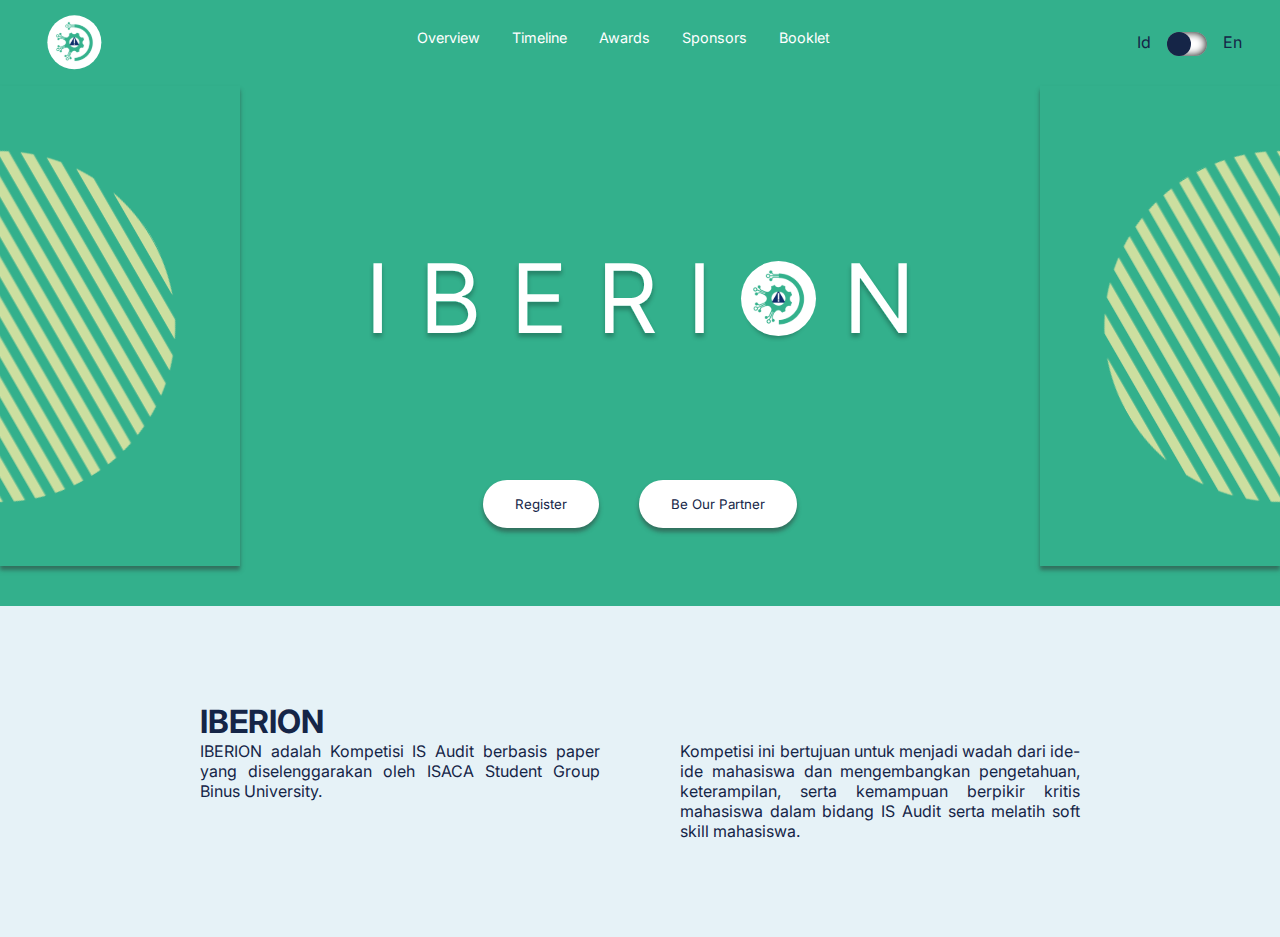
<file: index.html>
<!DOCTYPE html>
<html lang="en">
<head>
    <meta charset="UTF-8">
    <title>Iberion</title>

    <!--Bootstrap CSS-->
    <link rel="stylesheet" href="https://cdn.jsdelivr.net/npm/bootstrap@4.1.3/dist/css/bootstrap.min.css" integrity="sha384-MCw98/SFnGE8fJT3GXwEOngsV7Zt27NXFoaoApmYm81iuXoPkFOJwJ8ERdknLPMO" crossorigin="anonymous">

    <!--CSS-->
    <link rel="stylesheet" href="style/main-page-style.css">

    <!--Icon-->
    <link rel="icon" href="assets/Iberion-logo.svg">
    <link rel="stylesheet" href="https://cdn.jsdelivr.net/npm/bootstrap-icons@1.11.1/font/bootstrap-icons.css">
</head>
<body>

<div class="alert alert-danger" role="alert" id="error-allert">
    fitur belum optimal
</div>
<button id="scroll-up-button" onclick="scrollToTop()"><i class="bi bi-arrow-up-short"></i></span></button>
<nav>
    <div class="nav-left-side">
        <img src="assets/Iberion-logo.svg" alt="Iberion-logo">
    </div>
    <div class="nav-mid-side">
        <ul>
            <li><a href="#Gambaran">Overview</a></li>
            <li><a href="#Garis-Waktu">Timeline</a></li>
            <li><a href="#Penghargaan">Awards</a></li>
            <li><a href="#Sponsor">Sponsors</a></li>
            <li><a href="#Booklet">Booklet</a></li>
        </ul>
    </div>
    <div class="nav-right-side">
        <p class="id">Id</p>
        <div id="toggle">
            <i class="indicator"></i>
        </div>
        <p class="en">En</p>
    </div>
</nav>

<header>
    <div class="header-mid">
        <img src="assets/circle-500-left.svg" alt="circle-500-left" class="circle-500-left">
        <img src="assets/Iberion-full-logo.svg" alt="Iberion-full-logo" class="Iberion-full-logo">
        <img src="assets/circle-500-right.svg" alt="circle-500-right" class="circle-500-right">
    </div>
    <div class="header-bottom">
        <a href="https://docs.google.com/forms/d/e/1FAIpQLSfHFT6FJpcR1cBRQ-sJWeCmqEVsEhWE4mX95J1aeRCn-UEumg/viewform" target="_blank">
            <button class="register">Register</button>
        </a>
        <a href="assets/Sponsorship%20Proposal.pdf" download="">
            <button class="partnership">Be Our Partner</button>
        </a>
    </div>
</header>

<section class="overview" id="Gambaran">
    <div class="overview-content">
        <h1>IBERION</h1>
        <div class="paragraf">
            <p>IBERION adalah Kompetisi IS Audit berbasis paper yang diselenggarakan oleh ISACA Student Group Binus University.</p>
            <p>Kompetisi ini bertujuan untuk menjadi wadah dari ide-ide mahasiswa dan mengembangkan pengetahuan, keterampilan, serta kemampuan berpikir kritis mahasiswa dalam bidang IS Audit serta melatih soft skill mahasiswa.</p>
        </div>
        <div class="paragraf-En">
            <p>IBERION is a paper-based IS Audit Competition organized by ISACA Student Group Binus University.</p>
            <p>This competition aims to be a forum for student ideas and develop students' knowledge, skills and critical thinking abilities in the field of IS Audit as well as train students' soft skills.</p>
        </div>
    </div>
</section>

<!-- <section class="organizer" id="Penyelenggara">
    <h1 class="penyelenggara-left">Penyelenggara</h1>
    <h1 class="penyelenggara-left-En">Organizer</h1>
    <div class="mid-box">
        <div class="mid-square-top">
            <div class="icon-box-ISG">
                <img src="assets/ISG%20BINUS-logo.svg" alt="ISG BINUS-logo">
            </div>
            <div class="text-box-ISG">
                <h2>ISACA Student Group BINUS University</h2>
            </div>
        </div>
        <br>
        <div class="mid-square-bottom">
            <div class="text-box-Iberion">
                <h2>Iberion</h2>
            </div>
            <div class="icon-box-Iberion">
                <img src="assets/Iberion-logo.svg" alt=Iberion-logo"">
            </div>
        </div>
    </div>
    <h1 class="penyelenggara-right">Penyelenggara</h1>
    <h1 class="penyelenggara-right-En">Organizer</h1>
    <img src="assets/circle-500-full.svg" alt="circle-500-full" class="penyelenggara-circle-500-full-1">
    <img src="assets/circle-500-full.svg" alt="circle-500-full" class="penyelenggara-circle-500-full-2">
</section> -->

<!-- <section class="theme-and-sub-theme" id="Tema-dan-Sub-Tema">
    <div class="tema-id">
        <h1>TEMA</h1>
        <h2>Audit Risiko Keamanan Sistem Informasi</h2>
        <h1>SUBTEMA</h1>
        <div class="subtheme-icon">
            <div class="subtheme-icon-box">
                <div class="subtheme-icon-box-background">
                    <img src="assets/System%20Compliance%20with%20Regulations.svg" alt="">
                </div>
                <br>
                <p>System Compliance with Regulations</p>
            </div>
            <div class="subtheme-icon-box">
                <div class="subtheme-icon-box-background">
                    <img src="assets/IT%20Infrastructure%20Security.svg" alt="">
                </div>
                <br>
                <p>IT Infrastructure Security</p>
            </div>
            <div class="subtheme-icon-box">
                <div class="subtheme-icon-box-background">
                    <img src="assets/Cloud%20Computing%20Security.svg" alt="">
                </div>
                <br>
                <p>Cloud Computing Security</p>
            </div>
            <div class="subtheme-icon-box">
                <div class="subtheme-icon-box-background">
                    <img src="assets/Selection%20and%20Implementation%20of%20Security%20Framework.svg" alt="">
                </div>
                <br>
                <p>Selection and Implementation of Security Framework</p>
            </div>
            <div class="subtheme-icon-box">
                <div class="subtheme-icon-box-background">
                    <img src="assets/Encryption%20and%20Access%20Management.svg" alt="">
                </div>
                <br>
                <p>Encryption and Access Management</p>
            </div>
        </div>
    </div>
    <div class="tema-en">
        <h1>THEME</h1>
        <h2>Audit of Information Systems Security Risks</h2>
        <h1>SUBTHEME</h1>
        <div class="subtheme-icon">
            <div class="subtheme-icon-box">
                <div class="subtheme-icon-box-background">
                    <img src="assets/System%20Compliance%20with%20Regulations.svg" alt="">
                </div>
                <br>
                <p>System Compliance with Regulations</p>
            </div>
            <div class="subtheme-icon-box">
                <div class="subtheme-icon-box-background">
                    <img src="assets/IT%20Infrastructure%20Security.svg" alt="">
                </div>
                <br>
                <p>IT Infrastructure Security</p>
            </div>
            <div class="subtheme-icon-box">
                <div class="subtheme-icon-box-background">
                    <img src="assets/Cloud%20Computing%20Security.svg" alt="">
                </div>
                <br>
                <p>Cloud Computing Security</p>
            </div>
            <div class="subtheme-icon-box">
                <div class="subtheme-icon-box-background">
                    <img src="assets/Selection%20and%20Implementation%20of%20Security%20Framework.svg" alt="">
                </div>
                <br>
                <p>Selection and Implementation of Security Framework</p>
            </div>
            <div class="subtheme-icon-box">
                <div class="subtheme-icon-box-background">
                    <img src="assets/Encryption%20and%20Access%20Management.svg" alt="">
                </div>
                <br>
                <p>Encryption and Access Management</p>
            </div>
        </div>
    </div>
</section>

<section class="round" id="Babak">
    <h1 class="judul-babak-id">BABAK</h1>
    <h1 class="judul-babak-en">ROUND</h1>
    <div class="box-babak">
        <div class="babak-1">
            <h1>1</h1>
            <h2>Paper: Introduction & Methodology</h2>
        </div>
        <div class="babak-2">
            <h1>2</h1>
            <h2>Paper: Result & Discussion</h2>
        </div>
        <div class="babak-3">
            <h1>3</h1>
            <h2>Presentation</h2>
        </div>
    </div>
    <img src="assets/circle-500-full.svg" alt="circle-500-full" class="round-circle-500-full-1">
    <img src="assets/circle-500-full.svg" alt="circle-500-full" class="round-circle-500-full-2">
</section> -->

<!-- <section class="timeline" id="Garis-Waktu">
    <h1>TIMELINE</h1>
    <div class="timeline-box-upper">
        <div class="card" style="width: 15rem; height: 12rem">
            <div class="card-body">
                <p>16 October 2023 - 19 November 2023</p>
                <h2>Registration</h2>
            </div>
        </div>
        <div class="card" style="width: 15rem; height: 12rem">
            <div class="card-body">
                <p>20 November 2023</p>
                <h2>Technical Meeting</h2>
            </div>
        </div>
        <div class="card" style="width: 15rem; height: 12rem">
            <div class="card-body">
                <p>20 - 26 November 2023</p>
                <h2>Introduction and Methodology</h2>
            </div>
        </div>
    </div>
    <div class="timeline-box-bottom">
        <div class="card" style="width: 15rem; height: 12rem">
            <div class="card-body">
                <p>9 - 17 December 2023</p>
                <h2>Result and Discussion</h2>
            </div>
        </div>
        <div class="card" style="width: 15rem; height: 12rem">
            <div class="card-body">
                <p>31 December 2023</p>
                <h2>Presentasi</h2>
            </div>
        </div>
        <div class="card" style="width: 15rem; height: 12rem">
            <div class="card-body">
                <p>5 January 2024</p>
                <h2>Winner</h2>
            </div>
        </div>
    </div>

</section> -->

<!-- <section class="awards" id="Penghargaan">
    <h1>AWARDS</h1>
    <div class="awards-leaderboard">
        <div class="card" style="width: 12.5rem; height: 12rem; border-radius: 3.125rem 0rem 3.125rem 0rem;">
            <div class="card-header" style="border-radius: 3.125rem 0rem 0rem 0rem;">
                <h2>#1</h2>
            </div>
            <ul class="list-group list-group-flush" style="border-radius: 0rem 0rem 3.125rem 0rem;">
                <li class="list-group-item">Rp 3,000,000</li>
                <li class="list-group-item">Certificate</li>
                <li class="list-group-item" style="border-radius: 0rem 0rem 3.125rem 0rem;"></li>
            </ul>
        </div>
        <div class="card" style="width: 12.5rem; height: 12rem; border-radius: 3.125rem 0rem 3.125rem 0rem;">
            <div class="card-header" style="border-radius: 3.125rem 0rem 0rem 0rem;">
                <h2>#2</h2>
            </div>
            <ul class="list-group list-group-flush" style="border-radius: 0rem 0rem 3.125rem 0rem;">
                <li class="list-group-item">Rp 1,500,000</li>
                <li class="list-group-item">Certificate</li>
                <li class="list-group-item" style="border-radius: 0rem 0rem 3.125rem 0rem;"></li>
            </ul>
        </div>
        <div class="card" style="width: 12.5rem; height: 12rem; border-radius: 3.125rem 0rem 3.125rem 0rem;">
            <div class="card-header" style="border-radius: 3.125rem 0rem 0rem 0rem;">
                <h2>#3</h2>
            </div>
            <ul class="list-group list-group-flush" style="border-radius: 0rem 0rem 3.125rem 0rem;">
                <li class="list-group-item">Rp 750,000</li>
                <li class="list-group-item">Certificate</li>
                <li class="list-group-item" style="border-radius: 0rem 0rem 3.125rem 0rem;"></li>
            </ul>
        </div>
        <div class="card" style="width: 13.5rem; height: 12rem; border-radius: 3.125rem 0rem 3.125rem 0rem;">
            <div class="card-header" style="border-radius: 3.125rem 0rem 0rem 0rem;">
                <h2>ALL PARTICIPANT</h2>
            </div>
            <ul class="list-group list-group-flush" style="border-radius: 0rem 0rem 3.125rem 0rem;">
                <li class="list-group-item">Certificate</li>
                <li class="list-group-item" style="border-radius: 0rem 0rem 3.125rem 0rem;"></li>
            </ul>
        </div>
    </div>
</section> -->

<!-- <section class="sponsor" id="Sponsor">
    <h1 class="sponsor-id">SPONSOR KAMI</h1>
    <h1 class="sponsor-en">OUR SPONSOR</h1>
    <div class="sponsor-upper-box">
        <div class="box">
            <a href="https://engage.isaca.org/indonesiachapter/home" target="_blank">
                <img src="assets/ISACA-Indonesia-Chapter-Logo.svg" alt="">
            </a>
        </div>
        <div class="box">
            <a href="https://binus.ac.id/" target="_blank">
                <img src="assets/BINUS-University-Logo.svg" alt="">
            </a>
        </div>
        <div class="box">
            <a href="https://www.kemendag.go.id/" target="_blank">
                <img src="assets/Kemendag-Logo.png" alt="">
            </a>
        </div>
    </div>
    <div class="sponsor-upper-box">
        <div class="box">
            <a href="https://www.kimiafarma.co.id/" target="_blank">
                <img src="assets/Kimia%20farma-Logo.png" alt="">
            </a>
        </div>
        <div class="box">
            <a href="https://wnbconsultant.com/management" target="_blank">
                <img src="assets/Wira%20Nusantara%20Bumi-Logo.png" alt="">
            </a>
        </div>
        <div class="box">
            <a href="https://www.tateandlyle.com/" target="_blank">
                <img src="assets/Tate%20n%20Lyle-Logo.png" alt="">
            </a>
        </div>
    </div>
</section> -->
<!-- 
<section class="booklet" id="Booklet">
    <div class="booklet-box">
        <div class="booklet-box-left">
            <h1>BOOKLET</h1>
            <p class="booklet-id">Kami menyediakan Booklet yang informatif sebagai panduan yang dapat anda gunakan untuk sukses dalam kompetisi kami.</p>
            <p class="booklet-en">We provide an informative booklet as a guide that you can use to be successful in our competitions.</p>
        </div>
        <div class="booklet-box-right">
            <a href="https://drive.google.com/drive/folders/1-PunBP6rMp7pkWvLDs7K2w5nD9zI4oXR?usp=sharing" target="_blank">
                <button>Booklet</button>
            </a>
        </div>
    </div>
</section> -->

<!-- <footer>
    <div class="footer-top-area">
        <img src="assets/Iberion-full-logo.svg" alt="">
        <a href="https://student-activity.binus.ac.id/isgbinus/" target="_blank">
            <img src="assets/ISG%20BINUS-logo.svg" alt="">
        </a>
        <a href="https://engage.isaca.org/indonesiachapter/home" target="_blank">
            <img src="assets/ISACA-Indonesia-Chapter-Logo.svg" alt="">
        </a>
        <a href="https://www.isaca.org/" target="_blank">
            <img src="assets/ISACA-Logo.svg" alt="">
        </a>
        <a href="https://binus.ac.id/" target="_blank">
            <img src="assets/BINUS-University-Logo.svg" alt="">
        </a>
    </div>
    <div class="footer-mid-area">
        <div class="footer-mid-area-left">
            <ul>
                <li><a href="https://www.isaca.org/">ISACA</a></li>
                <li><a href="https://engage.isaca.org/indonesiachapter/home">ISACA Indonesia Chapter</a></li>
                <li><a href="https://student-activity.binus.ac.id/isgbinus/">ISACA Student Group BINUS University</a></li>
            </ul>
        </div>
        <div class="footer-mid-area-mid">
            <div class="garis-atas"></div>
        </div>
        <div class="footer-mid-area-right"> -->
            <!--Social Media ISG-->
            <!-- <div class="box-ads">
                <a href="https://www.instagram.com/isg_binus/" target="_blank">
                    <img src="assets/Instagram%20-%20Logo.svg" alt="">
                </a>
            </div>
            <div class="box-ads">
                <a href="https://www.linkedin.com/company/isg-binus/mycompany/" target="_blank">
                    <img src="assets/Linkedin%20-%20Logo.svg" alt="">
                </a>
            </div>
            <div class="box-ads">
                <a href="mailto:infoisgbinus@gmail.com" target="_blank">
                    <img class="email" src="assets/Email%20-%20Logo.svg" alt="">
                </a>
            </div>
        </div>
    </div>
    <div class="footer-bottom-area">
        <p>© 2023 ISACA Student Group BINUS University</p>
    </div>
</footer> -->
<!--Javascript-->
<script src="script/main-page-script.js"></script>

<!--Bootstrap JS-->
<script src="https://code.jquery.com/jquery-3.3.1.slim.min.js" integrity="sha384-q8i/X+965DzO0rT7abK41JStQIAqVgRVzpbzo5smXKp4YfRvH+8abtTE1Pi6jizo" crossorigin="anonymous"></script>
<script src="https://cdn.jsdelivr.net/npm/popper.js@1.14.3/dist/umd/popper.min.js" integrity="sha384-ZMP7rVo3mIykV+2+9J3UJ46jBk0WLaUAdn689aCwoqbBJiSnjAK/l8WvCWPIPm49" crossorigin="anonymous"></script>
<script src="https://cdn.jsdelivr.net/npm/bootstrap@4.1.3/dist/js/bootstrap.min.js" integrity="sha384-ChfqqxuZUCnJSK3+MXmPNIyE6ZbWh2IMqE241rYiqJxyMiZ6OW/JmZQ5stwEULTy" crossorigin="anonymous"></script>

</body>
</html>
</file>
<file: style/main-page-style.css>
@import url('https://fonts.googleapis.com/css2?family=Inter:wght@400;600;700&display=swap');

:root {
    --green-main: #33B08C;
    --green-accent: #CCDEA0;
    --blue-accent: #152547;
    --blue-light: #E6F2F7;
    --white: #ffffff;
    --black: #313131;
}

* {
    margin: 0;
    padding: 0;
    box-sizing: border-box;
    font-family: 'Inter', sans-serif;
}

html {
    font-size: 16px;
}

h1 {
    font-weight: 700;
    font-size: 2rem;
}
h2 {
    font-weight: 600;
    font-size: 1.25rem;
}
::-webkit-scrollbar {
    width: 5px;
}
::-webkit-scrollbar-thumb {
    background-color: var(--green-main); /* Gunakan warna yang Anda tentukan */
    border-radius: 3px; /* Atur sudut bulat untuk thumb */
}

#scroll-up-button {
    display: none;
    position: fixed;
    bottom: 30px;
    right: 30px;
    width: 3.5rem;
    height: 3.5rem;
    background-color: var(--white);
    color: var(--black);
    border: none;
    border-radius: 50%;
    cursor: pointer;
    line-height: 50%;
    transition: 0.18s ease-in-out;
    box-shadow: 0px 4px 4px 0px rgba(0, 0, 0, 0.50);
    z-index: 10;
    font-size: 1.5rem;
}

#scroll-up-button:hover {
    background-color: var(--black);
    color: var(--white);
}

/*NAVBAR*/
nav {
    background: var(--green-main);
    display: flex;
    justify-content: space-between;
    align-items: center;
    padding-top: 0.35rem;
    padding-bottom: 0.25rem;
}
nav > div {
    margin: auto;
}

/*alert*/
.alert-danger {
    z-index: 200;
    position: fixed;
    width: 15rem;
    left: 0;
    right: 0;
    display: flex;
    margin-left: auto;
    margin-right: auto;
    align-items: center;
    justify-content: center;
}

/*nav-left-side*/
.nav-left-side, .nav-right-side {
    margin-left: 3%;
    margin-right: 3%;
}
.nav-left-side img {
    height: 4.5rem;
    width: auto;
}

/*nav-mid-side*/
.nav-mid-side {
    margin-top: 1.45rem;
    font-size: 0.9rem;
}
.nav-mid-side ul{
    display: flex;
    gap: 2rem;
}
.nav-mid-side li{
    list-style: none;
}
.nav-mid-side a {
    color: var(--white);
    display: inline-block;
    text-decoration: none;
}
.nav-mid-side a::after{
    content: '';
    display: block;
    padding-bottom: 0.1rem;
    border-bottom: 0.1rem solid var(--white);
    transform: scaleX(0);
    transition: 0.15s linear;
}
.nav-mid-side a:hover::after {
    transform: scaleX(0.6);
}
.nav-right-side {
    display: flex;
    color: var(--blue-accent);
    gap: 1rem;
}

/*nav-right-side*/
#toggle {
    position: relative;
    display: block;
    width: 2.5rem;
    height: 1.5rem;
    border-radius: 1.5rem;
    background: var(--white);
    transition: 0.5s;
    box-shadow: inset 0 0 8px rgba(0, 0, 0, 1);
    cursor:pointer;
}
#toggle .indicator {
    position: absolute;
    top: 0;
    left: 0;
    width: 1.5rem;
    height: 1.5rem;
    background: var(--blue-accent);
    border-radius: 100%;
    transform: scale(1);
    transition: 0.5s;
}

/*HEADER*/
header {
    background: var(--green-main);
    /*height: 86.5vh;*/
    height: 32.5rem;
}

/*header-mid*/
.header-mid {
    display: flex;
    justify-content: center;
}
.circle-500-left {
    position: absolute;
    height: 30rem;
    width: auto;
    left: 0;
    box-shadow: 0px 4px 4px 0px rgba(48, 48, 48, 0.50);
}
.Iberion-full-logo {
    position: absolute;
    top: 15rem;
    z-index: 10;
}
.circle-500-right {
    position: absolute;
    height: 30rem;
    width: auto;
    right: 0;
    box-shadow: 0px 4px 4px 0px rgba(48, 48, 48, 0.50);

}

/*header-bottom*/
.header-bottom {
    display: flex;
    flex-direction: row;
    justify-content: center;
    gap: 2.5rem;
    position: absolute;
    top: 30rem;
    right:0%;
    left:0%;
}

.header-bottom button {
    border-style: none;
    background: var(--white);
    color: var(--blue-accent);
    padding: 1.0rem 2rem;
    border-radius: 1.5rem;
    box-shadow: 0px 4px 4px 0px rgba(48, 48, 48, 0.50);
    cursor: pointer;
}

.header-bottom button:hover {
    color: var(--green-accent);
    background: var(--blue-accent);
    transition: 0.25s ease-in-out;
}

/*OVERVIEW*/
.overview {
    background: var(--blue-light);
    color: var(--blue-accent);
    display: flex;
    flex-direction: column;
    justify-content: center;
    align-items: center;
}
.overview-content {
    display: flex;
    flex-wrap: wrap;
    flex-direction: column;
    align-items: flex-start;
    margin: 6rem 2rem;
}
.paragraf {
    display: flex;
    flex-wrap: wrap;
    justify-content: space-between;
    gap: 5rem;
    max-width: 60rem;
}
.paragraf p {
    text-align: justify;
    max-width: 25rem;
    font-weight: 400;
}
.paragraf-En {
    display: none;
    justify-content: center;
    gap: 5rem;
}
.paragraf-En p {
    text-align: justify;
    max-width: 30rem;
    font-weight: 400;
}
#Gambaran.active .paragraf-En{
    display: flex;
}
#Gambaran.active .paragraf {
    display: none;
}

/*ORGANIZER*/
.organizer {
    padding: 5.25rem 10%;
    background: var(--green-main);
    color: var(--blue-accent);
}

/*mid-square*/

/*mid-square-top*/
.mid-square-top {
    display: flex;
    justify-content: center;
    align-items: center;
    gap: 2.25rem;
}
.icon-box-ISG {
    background: var(--white);
    padding: 2.5rem;
    border-radius: 25%;
    z-index: 5;
    box-shadow: 0px 4px 4px 0px rgba(0, 0, 0, 0.50);
}
.icon-box-ISG img{
    width: 5rem;
    height: auto;
    z-index: 10;
}
.text-box-ISG {
    background: var(--white);
    padding: 3.25rem;
    border-radius: 3rem;
    width: 25rem;
    text-align: center;
    max-width: 20rem;
    box-shadow: 0px 4px 4px 0px rgba(0, 0, 0, 0.50);
    z-index: 2;
}

/*mid-square-bottom*/
.mid-square-bottom {
    display: flex;
    justify-content: center;
    align-items: center;
    gap: 2.25rem;
    z-index: 20;
}
.icon-box-Iberion {
    background: var(--white);
    padding: 1.0rem;
    border-radius: 25%;
    z-index: 5;
    box-shadow: 0px 4px 4px 0px rgba(0, 0, 0, 0.50);
}
.icon-box-Iberion img {
    width: 8rem;
    height: auto;
    z-index: 10;
}
.text-box-Iberion {
    background: var(--white);
    padding: 4rem;
    border-radius: 3.125rem;
    width: 20rem;
    text-align: center;
    box-shadow: 0px 4px 4px 0px rgba(0, 0, 0, 0.50);
    z-index: 10;
}

.penyelenggara-left {
    position: absolute;
    transform: rotate(-90deg);
    font-size: 2.5rem;
    top: 72.5rem;
    left: -5rem;
    z-index: 2;
}
.penyelenggara-right {
    position: absolute;
    transform: rotate(90deg);
    font-size: 2.5rem;
    top: 72.5rem;
    right: -5rem;
    z-index: 2;
}
.penyelenggara-left-En {
    position: absolute;
    transform: rotate(-90deg);
    font-size: 2.5rem;
    top: 72.5rem;
    left: -2rem;
    z-index: 2;
}
.penyelenggara-right-En {
    position: absolute;
    transform: rotate(90deg);
    font-size: 2.5rem;
    top: 72.5rem;
    right: -2rem;
    z-index: 2;
}
.penyelenggara-circle-500-full-1 {
    position: absolute;
    width: 24.5rem;
    top: 57rem;
    left: 13%;
    z-index: 1;
}
.penyelenggara-circle-500-full-2 {
    position: absolute;
    width: 15.5rem;
    top: 1120px;
    right: 25%;
    z-index: 1;
}

/*THEME-AND-SUB-THEME*/
.theme-and-sub-theme {
    background: var(--blue-light);
    padding: 3.25rem 0;
    color: var(--blue-accent);
}
.theme-and-sub-theme h1, h2 {
    text-align: center;
}
.theme-and-sub-theme h2 {
    margin-bottom: 3rem;
    font-weight: 400;
}
.subtheme-icon, .tema-id h2, .tema-en h2 {
    margin-top: 3rem;
}
.subtheme-icon {
    display: flex;
    justify-content: center;
    gap: 3rem;
}
.subtheme-icon-box {
    display: flex;
    flex-direction: column;
    text-align: center;
    width: 8rem;
    font-weight: 400;
}
.subtheme-icon-box-background {
    background: var(--white);
    display: flex;
    justify-content: center;
    align-items: center;
    height: 8rem;
    border-radius: 3rem;
    box-shadow: 0px 4px 4px 0px rgba(0, 0, 0, 0.50);
}
.subtheme-icon-box img {
    height: 5rem;
    width: 5rem;
}

/*ROUND*/
.round {
    background: var(--green-main);
    padding: 3.25rem 0;
    color: var(--blue-accent);
}
.round h1 {
    text-align: center;
    margin-bottom: 5rem;
}
.box-babak {
    margin-top: 2.5rem;
}
.babak-1, .babak-2, .babak-3 {
    display: flex;
    justify-content: center;
    align-items: center;
    gap: 1rem;
}
.babak-1 h1, .babak-2 h1, .babak-3 h1 {
    background: var(--white);
    border-radius: 2rem;
    z-index: 5;
    box-shadow: 0px 4px 4px 0px rgba(0, 0, 0, 0.50);
    margin-bottom: 1rem;
}
.babak-1 h1 {
    padding: 2rem 2.75rem;
}
.babak-2 h1 {
    padding: 2rem 2.65rem;
}
.babak-3 h1 {
    padding: 2rem 2.65rem;
}
.babak-1 h2 , .babak-2 h2, .babak-3 h2{
    background: var(--white);
    font-weight: 400;
    border-radius: 2rem;
    z-index: 5;
    box-shadow: 0px 4px 4px 0px rgba(0, 0, 0, 0.50);
    margin-bottom: 1rem;
}
.babak-1 h2 {
    padding: 2.5rem;
}
.babak-2 h2 {
    padding: 2.5rem 7.25rem 2.5rem 2.5rem;
}
.babak-3 h2 {
    padding: 2.5rem 15.25rem 2.5rem 2.5rem;
}

.round-circle-500-full-1 {
    position: absolute;
    width: 15rem;
    top: 2100px;
    left: 20%;
    z-index: 1;
}
.round-circle-500-full-2 {
    position: absolute;
    width: 17rem;
    top: 2350px;
    right: 20%;
    z-index: 1;
}

/*TIMELINE*/
.timeline {
    background: var(--blue-light);
    color: var(--blue-accent);
    padding: 3.25rem 0;
}
.timeline h1 {
    text-align: center;
    margin-bottom: 3.5rem;
}
.timeline-box-upper, .timeline-box-bottom {
    display: flex;
    justify-content: center;
    align-items: center;
    gap: 2rem;
}
.timeline-box-upper {
    margin-bottom: 1.75rem;
}
.timeline-box-bottom {
    margin-top: 1.75rem;
    margin-bottom: 1.75rem;
}
.timeline-box-upper .card, .timeline-box-bottom .card{
    border-radius: 3.125rem;
    background: var(--white);
    box-shadow: 0px 4px 4px 0px rgba(0, 0, 0, 0.50);
    border-radius: 3.125rem;
}
.timeline-box-upper .card .card-body, .timeline-box-bottom .card .card-body {
    padding: 1.75rem 3.5rem;
}
.timeline-box-upper .card p, .timeline-box-bottom .card p{
    text-align: center;
    font-size: 0.75rem;
    margin-bottom: 1.5rem;
}
.timeline-box-upper .card h2, .timeline-box-bottom .card h2{
    font-weight: 400;
    text-align: center;
}

/*AWARDS*/
.awards {
    background: var(--green-main);
    padding: 3.25rem 0;
    color: var(--blue-accent);
}
.awards h1 {
    text-align: center;
    margin-bottom: 3.5rem;
}
.awards-leaderboard {
    display: flex;
    justify-content: center;
    align-items: center;
    gap: 2rem;
}
.awards-leaderboard .card .card-header {
    background: var(--blue-light);

}


/*SPONSOR*/
.sponsor {
    background: var(--green-main);
    padding: 10.25rem 0;
    color: var(--blue-accent);
}
.sponsor h1 {
    text-align: center;
    margin-bottom: 3.5rem;
}
.sponsor-upper-box {
    display: flex;
    justify-content: center;
    align-items: center;
    gap: 5rem;
    margin-bottom: 2rem;
}
.sponsor-upper-box .box {
    color: var(--blue-accent);
    background: var(--white);
    padding: 2rem;
    box-shadow: 0px 4px 4px 0px rgba(0, 0, 0, 0.50);
    width: 10rem;
    height: 10rem;
    display: flex;
    justify-content: center;
    align-items: center;
    transition: 0.25s ease-in-out;

}
.sponsor-upper-box .box:hover {
    width: 12.5rem;
    transition: 0.25s ease-in-out;
}
.sponsor-upper-box .box img {
    width: 7rem;
    height: auto;
}

/*BOOKLET*/
.booklet {
    background: var(--blue-light);
    color: var(--blue-accent);
    padding: 7.25rem 0rem;
}
.booklet-box {
    display: flex;
    justify-content: center;
    align-items: center;
    gap: 20rem;
}
.booklet-box-left {
    width: 26rem;
}
.booklet-box-left p{
    text-align: justify;
}
.booklet-box-right a {
    text-decoration: none;

}
.booklet-box-right button {
    border-style: none;
    background: var(--white);
    color: var(--blue-accent);
    padding: 1.0rem 2.5rem;
    border-radius: 1.5rem;
    box-shadow: 0px 4px 4px 0px rgba(48, 48, 48, 0.50);
    cursor: pointer;
}

.booklet-box-right button:hover {
    color: var(--green-accent);
    background: var(--blue-accent);
    transition: 0.25s ease-in-out;
}

/*FOOTER*/
footer {
    background: var(--black);
    color: var(--white);
    padding: 3.25rem 0rem;
}
.footer-top-area {
    display: flex;
    flex-wrap: wrap;
    justify-content: center;
    align-items: center;
    gap: 2rem;
    margin-bottom: 5rem;
}
.footer-top-area img {
    height: 2rem;
    width: auto;
    transition: 0.25s ease-in-out;
}
.footer-top-area img:hover {
    height: 2.5rem;
    width: auto;
    transition: 0.25s ease-in-out;
}
.footer-mid-area {
    display: flex;
    justify-content: center;
    align-items: center;
    gap: 10rem;
    margin-bottom: 5rem;
}
.footer-mid-area-left li{
    list-style: none;
    color: var(--white);
}
.footer-mid-area-left a{
    text-decoration: none;
    color: var(--white);
    transition: 0.25s ease-in-out;
}
.footer-mid-area-left a:hover{
    text-decoration: none;
    color: var(--green-accent);
    transition: 0.25s ease-in-out;
}
.garis-atas {
    width: 0.25rem;
    height: 5rem;
    background: var(--white);
}
.footer-mid-area-right {
    display: flex;
    gap: 2rem;
}
.footer-mid-area-right .box-ads {
    width: 3rem;
    height: 3rem;
    opacity: 85%;
    transition: 0.2s ease-in-out;
}

.footer-mid-area-right .box-ads:hover {
    opacity: 100%;
    transition: 0.2s ease-in-out;
}
.footer-bottom-area p {
    text-align: center;
}
/*En Mode*/

#toggle.active .indicator {
    background: var(--white);
    left: 1rem;
}
#toggle.active {
    background: var(--blue-accent);
}
.penyelenggara-right-En, .penyelenggara-left-En {
    display: none;
}
#Penyelenggara.active .penyelenggara-right, #Penyelenggara.active .penyelenggara-left{
    display: none;
}
#Penyelenggara.active .penyelenggara-left-En, #Penyelenggara.active .penyelenggara-right-En {
    display: block;
}
#Tema-dan-Sub-Tema .tema-en {
    display: none;
}
#Tema-dan-Sub-Tema.active .tema-en {
    display: block;
}
#Tema-dan-Sub-Tema.active .tema-id {
    display: none;
}
#Babak .judul-babak-en {
    display: none;
}
#Babak.active .judul-babak-en {
    display: block;
}
#Babak.active .judul-babak-id {
    display: none;
}
#Sponsor .sponsor-en {
    display: none;
}
#Sponsor.active .sponsor-en {
    display: block;
}
#Sponsor.active .sponsor-id {
    display: none;
}
#Booklet .booklet-en {
    display: none;
}
#Booklet.active .booklet-en {
    display: block;
}
#Booklet.active .booklet-id {
    display: none;
}

/*Media Queries*/

/*Tablet*/
@media (max-width: 850px) {

}

/*Handphone*/
@media (max-width: 700px) {
    html {
        font-size: 12px;
    }
    nav {
        background: var(--green-main);
        padding-top: 2rem;
        padding-bottom: 2rem;
    }
    nav a {
        font-size: 150%;
    }
    #scroll-up-button {
        display: none;
        position: fixed;
        bottom: 30px;
        right: 30px;
        width: 30rem;
        height: 30rem;
        background-color: var(--white);
        color: var(--black);
        border: none;
        border-radius: 50%;
        cursor: pointer;
        line-height: 50%;
        transition: 0.18s ease-in-out;
        box-shadow: 0px 4px 4px 0px rgba(0, 0, 0, 0.50);
        z-index: 10;
        font-size: 1.5rem;
    }

    #scroll-up-button:hover {
        background-color: var(--black);
        color: var(--white);
    }
    .overview-content {    
        width: 30rem;   
    }
}
</file>
